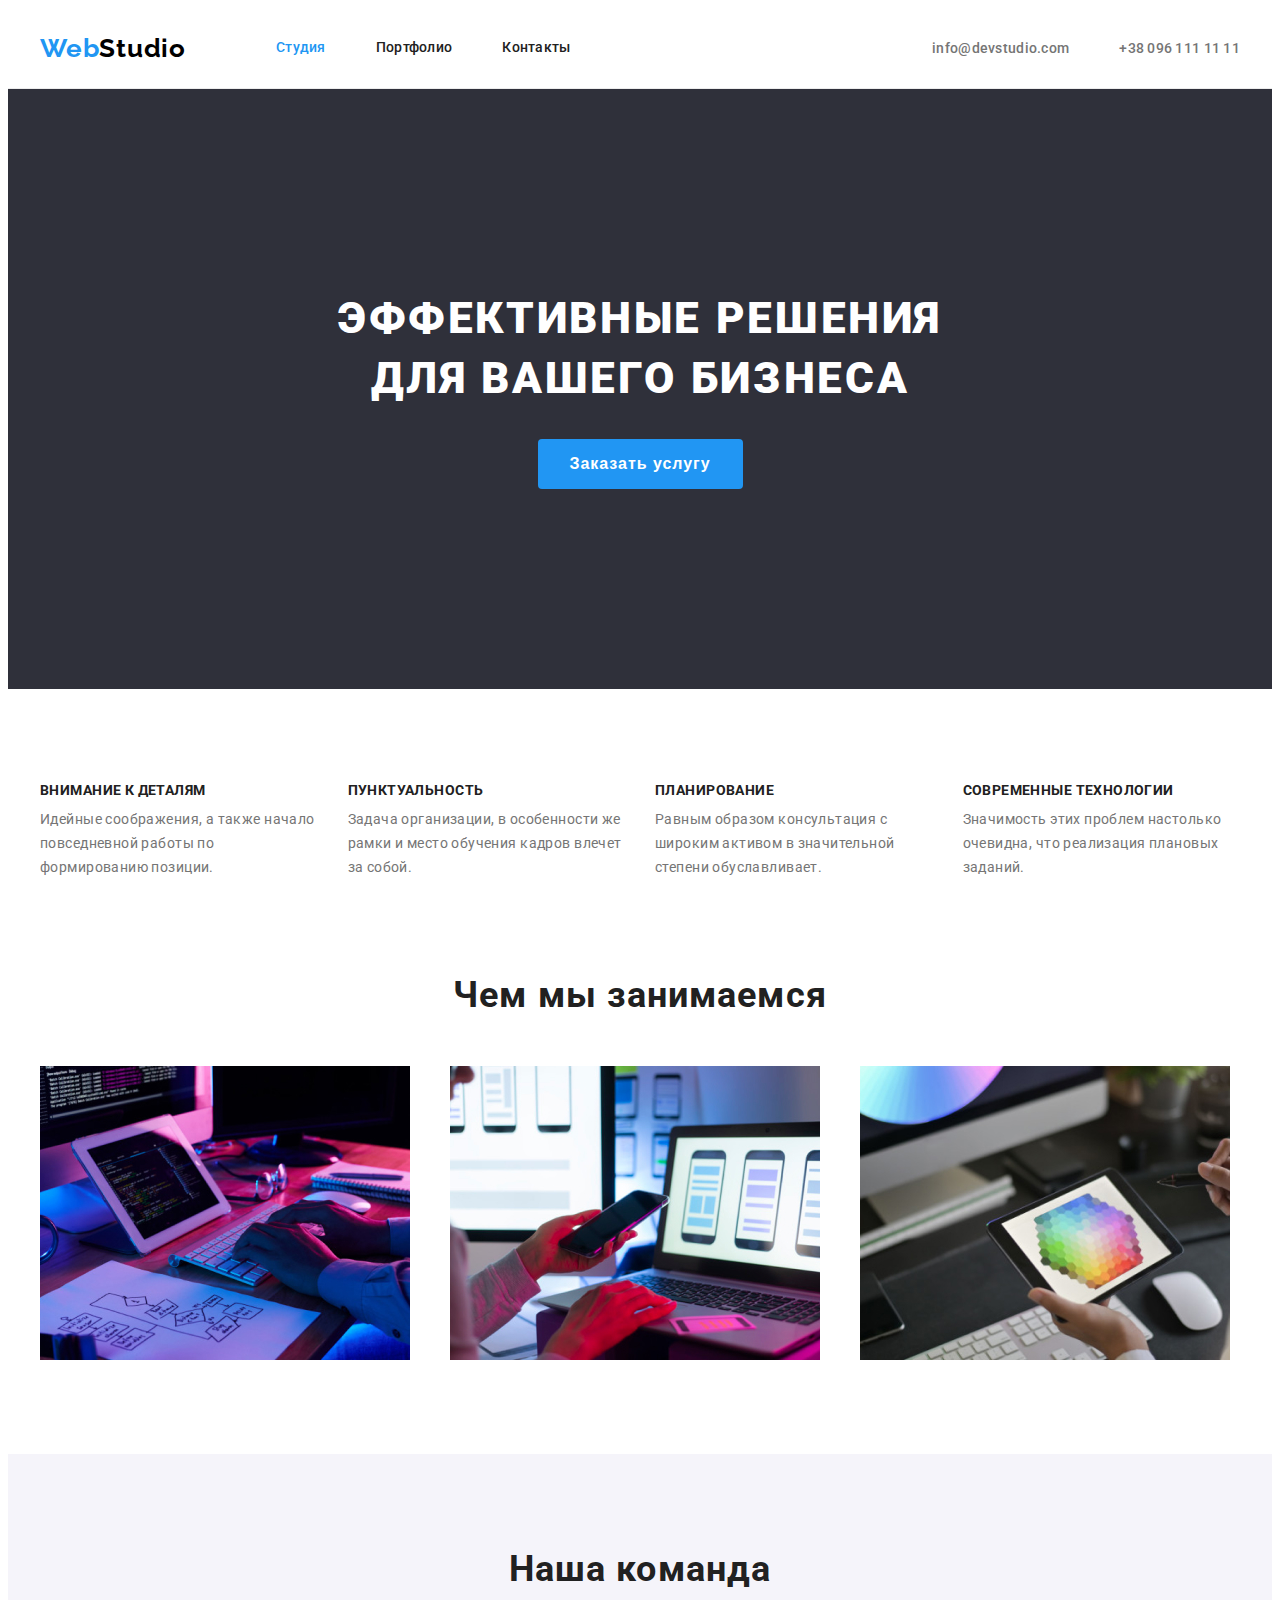
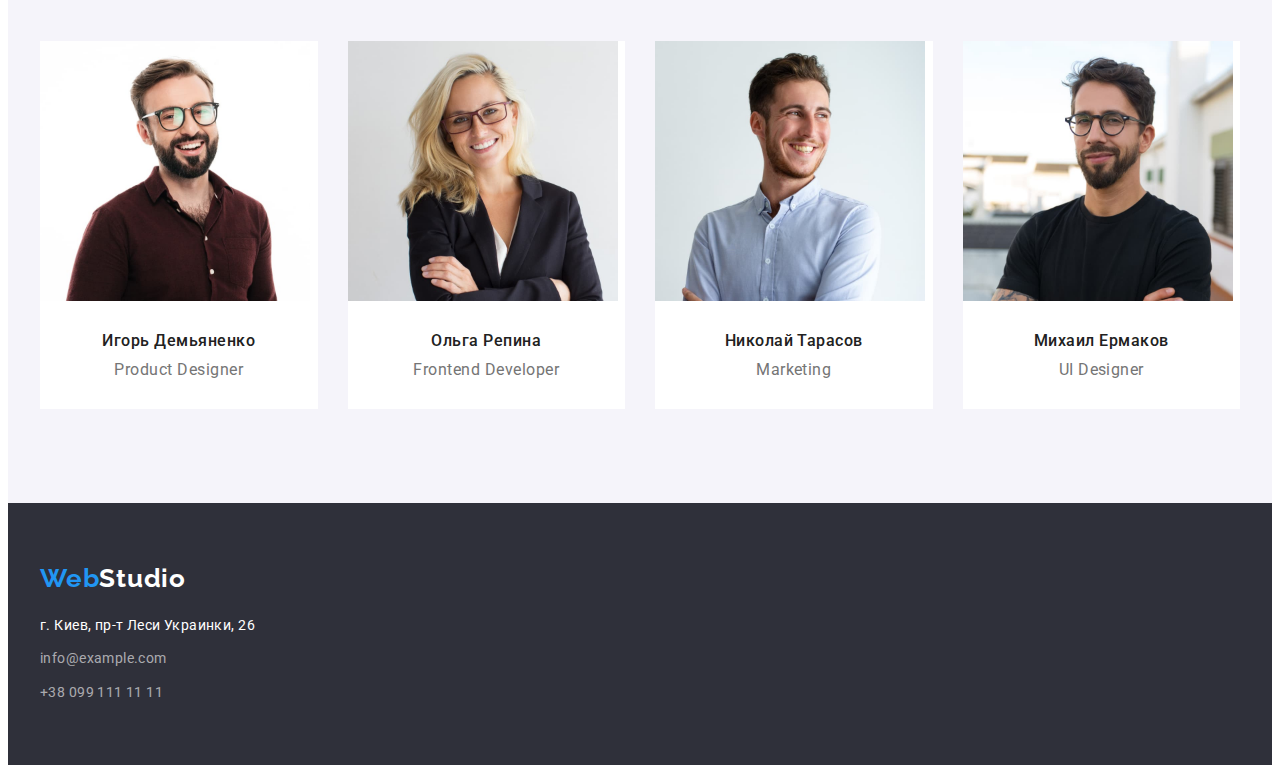
<file: index.html>
<!DOCTYPE html>
<html lang="ru">
<head>
    <meta charset="UTF-8">
    <meta http-equiv="X-UA-Compatible" content="IE=edge">
    <meta name="viewport" content="width=device-width, initial-scale=1.0">
    <title lang="en">WebStudio</title>
    <link rel="preconnect" href="https://fonts.gstatic.com">
    <link href="https://fonts.googleapis.com/css2?family=Raleway:wght@700&family=Roboto:wght@400;500;700;900&display=swap"
        rel="stylesheet">
    <link rel="stylesheet" href="https://cdnjs.cloudflare.com/ajax/libs/modern-normalize/1.0.0/modern-normalize.css"
        integrity="sha512-Zx6MlUMKSVJoQ+83OwhdILe8cSEsCzfqThJd7J/VA2UrK6Ctj85p+xzqfyuNXE5B1k25uUdmJ2OzItbBy9GHAQ=="
        crossorigin="anonymous" />
    <link rel="stylesheet" href="./css/styles.css">
</head>
<body>
    <header class="header">
        <div class="container">
            <nav class="navigation">
                <a class="logo link" href="" lang="en">Web<span class="suplogo">Studio</span></a>
                <ul class="navigation-list list">
                    <li class="navigation-item">
                        <a class="navigation-link link active-link" href="">Студия</a>
                    </li>
                    <li class="navigation-item">
                        <a class="navigation-link link" href="./portfolio.html">Портфолио</a>
                    </li>
                    <li class="navigation-item">
                        <a class="navigation-link link" href="">Контакты</a>
                    </li>
                </ul>
            </nav>
            
            <a class="mail-link link" href="mailto:info@devstudio.com">info@devstudio.com</a>
            
            <a class="tel-link link" href="tel:+380961111111">+38 096 111 11 11</a>
        </div>
    </header>

    <main>
        <!--Hero-->
        <section class="hero">
            <div class="container"></div>
                <h1 class="hero-title">Эффективные решения<br>для вашего бизнеса</h1>
                <button class="modal-button" type="button">Заказать услугу</button>
            </div>
        </section>
        
        <!--Преимущества-->
        <section class="advantages section">
            <div class="container">
                <h2 class="visually-hidden">Наши преимущества</h2>

                <ul class="advantages-list list">
                    <li class="advantages-item">
                        <h3 class="advantages-titles">Внимание к деталям</h3>
                        <p class="advantages-text">Идейные соображения, а также начало повседневной работы по формированию позиции.</p>
                    </li>
                    <li class="advantages-item">
                        <h3 class="advantages-titles">Пунктуальность</h3>
                        <p class="advantages-text">Задача организации, в особенности же рамки и место обучения кадров влечет за собой.</p>
                    </li>
                    <li class="advantages-item">
                        <h3 class="advantages-titles">Планирование</h3>
                        <p class="advantages-text">Равным образом консультация с широким активом в значительной степени обуславливает.</p>
                    </li>
                    <li class="advantages-item">
                        <h3 class="advantages-titles">Современные технологии</h3>
                        <p class="advantages-text">Значимость этих проблем настолько очевидна, что реализация плановых заданий.</p>
                    </li>
                </ul>
            </div>
        </section>

        <!--Чем мы занимаемся-->
        <section class="skills section">
            <div class="container">
                <h2 class="same-title">Чем мы занимаемся</h2>

                <ul class="abilities-list list">
                    <li class="abilities-item">
                        <img class="abilities-image" src="./images/our-work/our-work-1.jpg" alt="Верстка под планшет" width="370" height="294">
                    </li>
                    <li class="abilities-item">
                        <img class="abilities-image" src="./images/our-work/our-work-2.jpg" alt="Верстка под смартфон" width="370" height="294">
                    </li>
                    <li class="abilities-item">
                        <img class="abilities-image" src="./images/our-work/our-work-3.jpg" alt="Стилизация сайта" width="370" height="294">
                    </li>
                </ul>
            </div>
        </section>

        <!--Наша команда-->
        <section class="team section">
            <div class="container">
                <h2 class="same-title">Наша команда</h2>

                <ul class="team-list list">
                    <li class="team-item">
                        <img class="team-image" src="./images/what-we-do/idor.jpg" alt="дизайнер Игорь Демьяненко" width="270" height="260">
                        <div class="team-list-content">
                            <h3 class="team-titles">Игорь Демьяненко</h3>
                            <p class="team-text" lang="en">Product Designer</p>
                        </div>
                    </li>
                    <li class="team-item">
                        <img class="team-image" src="./images/what-we-do/olga.jpg" alt="разработчик Ольга Репина" width="270" height="260">
                        <div class="team-list-content">
                            <h3 class="team-titles">Ольга Репина</h3>
                            <p class="team-text" lang="en">Frontend Developer</p>
                        </div>
                    </li>
                    <li class="team-item">
                        <img class="team-image" src="./images/what-we-do/nikolay.jpg" alt="маркетолог Николай Тарасов" width="270" height="260">
                        <div class="team-list-content">
                            <h3 class="team-titles">Николай Тарасов</h3>
                            <p class="team-text" lang="en">Marketing</p>
                        </div>
                    </li>
                    <li class="team-item">
                        <img class="team-image" src="./images/what-we-do/michael.jpg" alt="дизайнер Михаил Ермаков" width="270" height="260">
                        <div class="team-list-content">
                            <h3 class="team-titles">Михаил Ермаков</h3>
                            <p class="team-text" lang="en">UI Designer</p>
                        </div>
                    </li>
                </ul>
            </div>
        </section>
    </main>

    <footer class="footer">
        <div class="container">
            <a class="logo link" href="" lang="en">Web<span class="sublogo">Studio</span></a>

            <address class="address">
                <ul class="address-list list">
                    <li class="address-item">
                        <a class="address-link link" href="https://goo.gl/maps/KD6oN2w1mzbmaotX9" target="_blank" rel="noopener noreferrer">г. Киев, пр-т Леси
                            Украинки, 26</a>
                    </li>
                    <li class="connect-item">
                        <a class="connect-link link" href="mailto:info@example.com">info@example.com</a>
                    </li>
                    <li class="connect-item">
                        <a class="connect-link link" href="tel:+380991111111">+38 099 111 11 11</a>
                    </li>
                </ul>
            </address>
        </div>
    </footer>
</body>
</html>
</file>
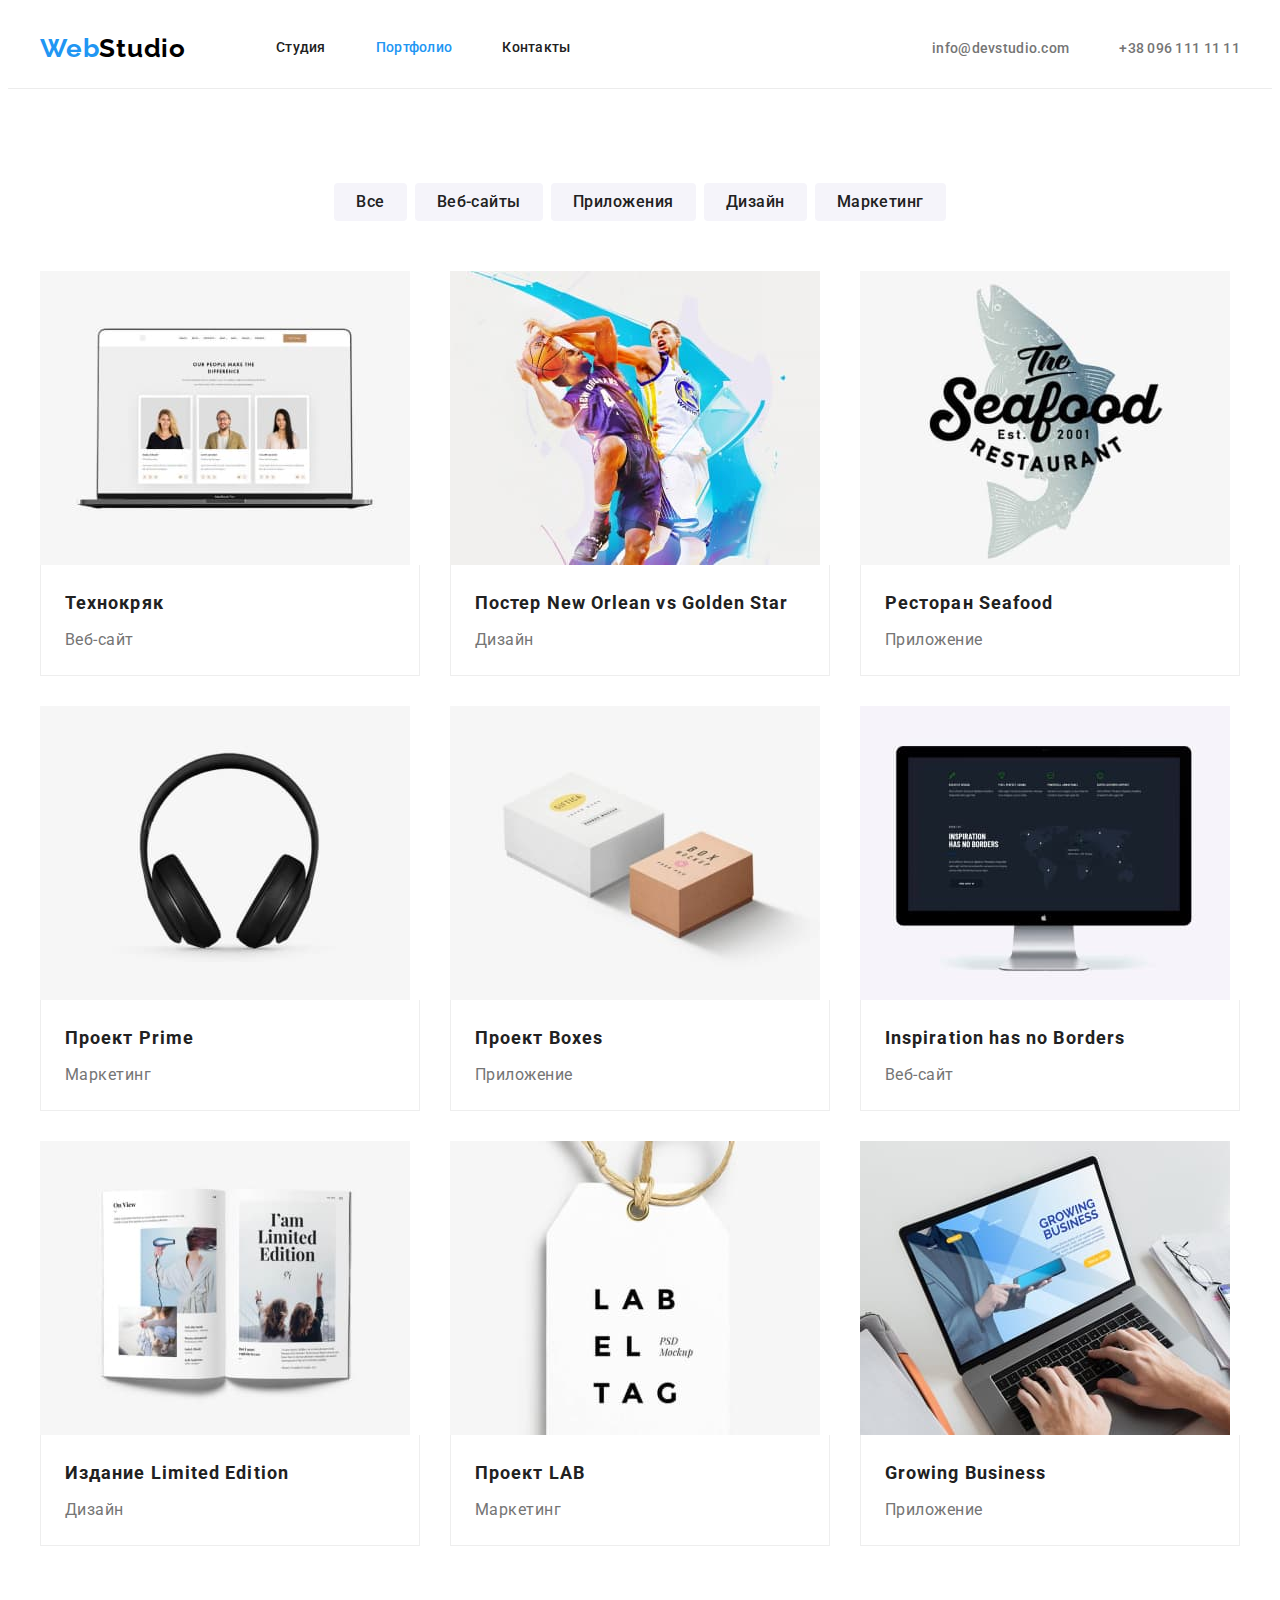
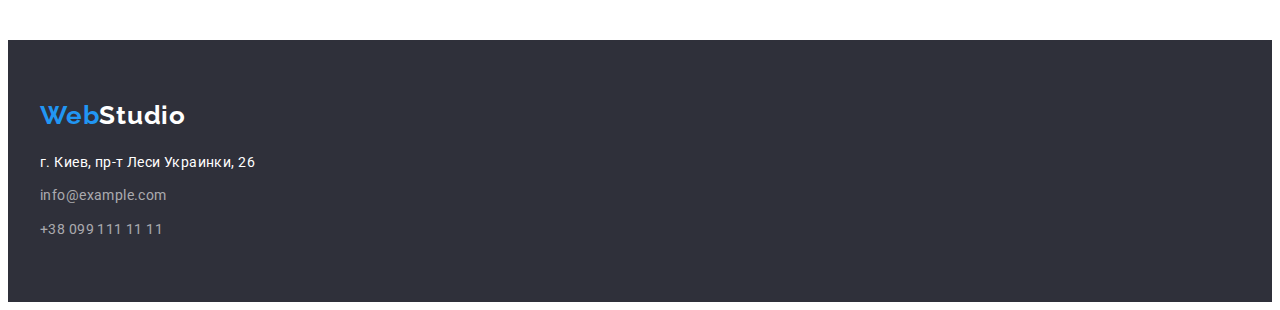
<file: portfolio.html>
<!DOCTYPE html>
<html lang="ru">

<head>
    <meta charset="UTF-8">
    <meta http-equiv="X-UA-Compatible" content="IE=edge">
    <meta name="viewport" content="width=device-width, initial-scale=1.0">
    <title lang="en">WebStudio</title>
    <link rel="preconnect" href="https://fonts.gstatic.com">
    <link href="https://fonts.googleapis.com/css2?family=Raleway:wght@700&family=Roboto:wght@400;500;700;900&display=swap"
        rel="stylesheet">
    <link rel="stylesheet" href="https://cdnjs.cloudflare.com/ajax/libs/modern-normalize/1.0.0/modern-normalize.css"
        integrity="sha512-Zx6MlUMKSVJoQ+83OwhdILe8cSEsCzfqThJd7J/VA2UrK6Ctj85p+xzqfyuNXE5B1k25uUdmJ2OzItbBy9GHAQ=="
        crossorigin="anonymous" />
    <link rel="stylesheet" href="./css/styles.css">
</head>

<body>
    <header class="header">
        <div class="container">
            <nav class="navigation">
                <a class="logo link" href="" lang="en">Web<span class="suplogo">Studio</span></a>
                <ul class="navigation-list list">
                    <li class="navigation-item">
                        <a class="navigation-link link" href="./index.html">Студия</a>
                    </li>
                    <li class="navigation-item">
                        <a class="navigation-link link active-link" href="">Портфолио</a>
                    </li>
                    <li class="navigation-item">
                        <a class="navigation-link link" href="">Контакты</a>
                    </li>
                </ul>
            </nav>
    
            <a class="mail-link link" href="mailto:info@devstudio.com">info@devstudio.com</a>
    
            <a class="tel-link link" href="tel:+380961111111">+38 096 111 11 11</a>
        </div>
    </header>

    <!--Портфолио-->
    <main>
        <section class="section">
            <div class="container">
                <h1 class="visually-hidden">Portfolio</h1>
                
                <!--Фильтр-->
                <ul class="portfolio-filter-list list">
                    <li class="portfolio-filter-item">
                        <button class="portfolio-filter-button" type="button">Все</button>
                    </li>
                    <li class="portfolio-filter-item">
                        <button class="portfolio-filter-button" type="button">Веб-сайты</button>
                    </li>
                    <li class="portfolio-filter-item">
                        <button class="portfolio-filter-button" type="button">Приложения</button>
                    </li>
                    <li class="portfolio-filter-item">
                        <button class="portfolio-filter-button" type="button">Дизайн</button>
                    </li>
                    <li class="portfolio-filter-item">
                        <button class="portfolio-filter-button" type="button">Маркетинг</button>
                    </li>
                </ul>

                <!--Карточки-->
                <ul class="portfolio-cards-list list">
                    <li class="portfolio-cards-item">
                        <a class="portfolio-cards-link link" href="">
                            <img class="portfolio-cards-image" src="./images/portfolio/portfolio-1.jpg" alt="ноутбук с изображением сайта вебстудии" width="370" height="294">
                            <div class="portfolio-cards-content">
                                <h2 class="portfolio-cards-title">Технокряк</h2>
                                <p class="portfolio-cards-text">Веб-сайт</p>
                            </div>
                        </a>
                    </li>
                    <li class="portfolio-cards-item">
                        <a class="portfolio-cards-link link" href="">
                            <img class="portfolio-cards-image" src="./images/portfolio/portfolio-2.jpg" alt="эпизод игры в баскетбол" width="370" height="294">
                            <div class="portfolio-cards-content">
                                <h2 class="portfolio-cards-title">Постер <span lang="en">New Orlean vs Golden Star</span></h2>
                                <p class="portfolio-cards-text">Дизайн</p>
                            </div>
                        </a>
                    </li>
                    <li class="portfolio-cards-item">
                        <a class="portfolio-cards-link link" href="">
                            <img class="portfolio-cards-image" src="./images/portfolio/portfolio-3.jpg" alt="эмблема ресторана" width="370" height="294">
                            <div class="portfolio-cards-content">
                                <h2 class="portfolio-cards-title">Ресторан <span lang="en">Seafood</span></h2>
                                <p class="portfolio-cards-text">Приложение</p>
                            </div>
                        </a>
                    </li>
                    <li class="portfolio-cards-item">
                        <a class="portfolio-cards-link link" href="">
                            <img class="portfolio-cards-image" src="./images/portfolio/portfolio-4.jpg" alt="накладные наушники" width="370" height="294">
                            <div class="portfolio-cards-content">
                                <h2 class="portfolio-cards-title">Проект <span lang="en">Prime</span></h2>
                                <p class="portfolio-cards-text">Маркетинг</p>
                            </div>
                        </a>
                    </li>
                    <li class="portfolio-cards-item">
                        <a class="portfolio-cards-link link" href="">
                            <img class="portfolio-cards-image" src="./images/portfolio/portfolio-5.jpg" alt="белая и серая коробки" width="370" height="294">
                            <div class="portfolio-cards-content">
                                <h2 class="portfolio-cards-title">Проект <span lang="en">Boxes</span></h2>
                                <p class="portfolio-cards-text">Приложение</p>
                            </div>
                        </a>
                    </li>
                    <li class="portfolio-cards-item">
                        <a class="portfolio-cards-link link" href="">
                            <img class="portfolio-cards-image" src="./images/portfolio/portfolio-6.jpg" alt="монитор с изображением сайта о вдохновении" width="370" height="294">
                            <div class="portfolio-cards-content">
                                <h2 class="portfolio-cards-title" lang="en">Inspiration has no Borders</h2>
                                <p class="portfolio-cards-text">Веб-сайт</p>
                            </div>
                        </a>
                    </li>
                    <li class="portfolio-cards-item">
                        <a class="portfolio-cards-link link" href="">
                            <img class="portfolio-cards-image" src="./images/portfolio/portfolio-7.jpg" alt="открытый журнал" width="370" height="294">
                            <div class="portfolio-cards-content">
                                <h2 class="portfolio-cards-title">Издание <span lang="en">Limited Edition</span></h2>
                                <p class="portfolio-cards-text">Дизайн</p>
                            </div>
                        </a>
                    </li>
                    <li class="portfolio-cards-item">
                        <a class="portfolio-cards-link link" href="">
                            <img class="portfolio-cards-image" src="./images/portfolio/portfolio-8.jpg" alt="лейбл" width="370" height="294">
                            <div class="portfolio-cards-content">
                                <h2 class="portfolio-cards-title">Проект <span lang="en">LAB</span></h2>
                                <p class="portfolio-cards-text">Маркетинг</p>
                            </div>
                        </a>
                    </li>
                    <li class="portfolio-cards-item">
                        <a class="portfolio-cards-link link" href="">
                            <img class="portfolio-cards-image" src="./images/portfolio/portfolio-9.jpg" alt="ноутбук с изображением сайта о бизнесе" width="370" height="294">
                            <div class="portfolio-cards-content">
                                <h2 class="portfolio-cards-title" lang="en">Growing Business</h2>
                                <p class="portfolio-cards-text">Приложение</p>
                            </div>
                        </a>
                    </li>
                </ul>
            </div>
        </section>
    </main>

    <footer class="footer">
        <div class="container">
            <a class="logo link" href="" lang="en">Web<span class="sublogo">Studio</span></a>
    
            <address class="address">
                <ul class="address-list list">
                    <li class="address-item">
                        <a class="address-link link" href="https://goo.gl/maps/KD6oN2w1mzbmaotX9" target="_blank"
                            rel="noopener noreferrer">г. Киев, пр-т Леси
                            Украинки, 26</a>
                    </li>
                    <li class="connect-item">
                        <a class="connect-link link" href="mailto:info@example.com">info@example.com</a>
                    </li>
                    <li class="connect-item">
                        <a class="connect-link link" href="tel:+380991111111">+38 099 111 11 11</a>
                    </li>
                </ul>
            </address>
        </div>
    </footer>
</body>

</html>
</file>
<file: css/styles.css>
:root {
  --main-color: #212121;
  --secondary-color: #757575;
  --accent-color: #2196f3;
  --white-color: #ffffff;
  --card-set-gap: 30px;
}

body {
  font-family: "Roboto", sans-serif;
  color: var(--main-color);
}

h1,
h2,
h3,
h4,
h5,
h6,
p {
  margin: 0;
}

ul,
ol {
  margin: 0;
  padding: 0;
}

img {
  display: block;
}

.link {
  text-decoration: none;
}

.list {
  list-style: none;
}

.address {
  font-style: normal;
}

.visually-hidden {
  position: absolute !important;
  clip: rect(1px 1px 1px 1px); /* IE6, IE7 */
  clip: rect(1px, 1px, 1px, 1px);
  padding: 0 !important;
  border: 0 !important;
  height: 1px !important;
  width: 1px !important;
  overflow: hidden;
}

/* ========== COMPONENTS ========== */
.same-title {
  margin-bottom: 50px;
  text-align: center;
  font-weight: 700;
  font-size: 36px;
  line-height: 1.17;
  letter-spacing: 0.03em;
}

.container {
  width: 1200px;
  margin: 0 auto;
  padding-left: 15px;
  padding-right: 15px;
}

.section {
  padding-top: 94px;
  padding-bottom: 94px;
}
/* ========== END COMPONENTS ========== */

/* ========== HEADER ========== */
.header {
  display: flex;
  align-items: center;
  border-bottom: 1px solid #ececec;
}

.header .container {
  display: flex;
  align-items: center;
}

.navigation {
  display: flex;
  align-items: center;
}

.logo {
  font-family: "Raleway", sans-serif;
  font-weight: 700;
  font-size: 26px;
  line-height: 1.19;
  letter-spacing: 0.03em;
  color: var(--accent-color);
}

.suplogo {
  margin-right: 90px;
  color: #000000;
}

.navigation-list {
  display: flex;
  align-items: center;
}

.navigation-item:not(:last-child) {
  margin-right: 50px;
}

.navigation-link {
  display: block;
  padding-top: 32px;
  padding-bottom: 32px;
  font-weight: 500;
  font-size: 14px;
  line-height: 1.14;
  letter-spacing: 0.02em;
  color: inherit;
}

.navigation-link:hover,
.navigation-link:focus {
  color: var(--accent-color);
}

.mail-link {
  margin-left: auto;
  margin-right: 50px;
  font-weight: 500;
  font-size: 14px;
  line-height: 1.14x;
  letter-spacing: 0.02em;
  color: var(--secondary-color);
}

.tel-link {
  font-weight: 500;
  font-size: 14px;
  line-height: 1.14x;
  letter-spacing: 0.02em;
  color: var(--secondary-color);
}

.mail-link:hover,
.mail-link:focus,
.tel-link:hover,
.tel-link:focus {
  color: var(--accent-color);
}

.active-link {
  color: var(--accent-color);
}
/* ========== END HEADER ========== */

/* ========== HERO ========== */
.hero {
  padding-top: 200px;
  padding-bottom: 200px;
  text-align: center;
  background-color: #2f303a;
}

.hero-title {
  margin-bottom: 30px;
  font-weight: 900;
  font-size: 44px;
  line-height: 1.36;
  letter-spacing: 0.06em;
  text-transform: uppercase;
  color: var(--white-color);
}

.modal-button {
  min-width: 200px;
  padding: 10px 32px;
  border: none;
  border-radius: 4px;

  font-weight: 700;
  font-size: 16px;
  line-height: 1.87;
  letter-spacing: 0.06em;
  background-color: var(--accent-color);
  color: var(--white-color);
  cursor: pointer;
}

.modal-button:hover,
.modal-button:focus {
  background-color: #188ce8;
}
/* ========== END HERO ========== */

/* ========== ADVANTAGES ========== */
.advantages {
  padding-bottom: 47px;
}

.advantages-list {
  display: flex;
  flex-wrap: wrap;
  margin-left: calc(-1 * var(--card-set-gap));
  margin-top: calc(-1 * var(--card-set-gap));
}

.advantages-item {
  /* max-width: 270px; */
  flex-basis: calc(100% / 4 - var(--card-set-gap));
  margin-left: var(--card-set-gap);
  margin-top: var(--card-set-gap);
}

.advantages-titles {
  margin-bottom: 10px;
  font-weight: 700;
  font-size: 14px;
  line-height: 1.14;
  letter-spacing: 0.03em;
  text-transform: uppercase;
}

.advantages-text {
  font-size: 14px;
  line-height: 1.71;
  letter-spacing: 0.03em;
  color: var(--secondary-color);
}
/* ========== END ADVANTAGES ========== */

/* ========== SKILS ========== */
.skills {
  padding-top: 47px;
}

.skills .abilities-list {
  display: flex;
  flex-wrap: wrap;
  margin-left: calc(-1 * var(--card-set-gap));
  margin-top: calc(-1 * var(--card-set-gap));
}

.abilities-item {
  flex-basis: calc(100% / 3 - var(--card-set-gap));
  margin-left: var(--card-set-gap);
  margin-top: var(--card-set-gap);
}
/* ========== END SKILS ========== */

/* ========== TEAM ========== */
.team {
  background-color: #f5f4fa;
}
.team .team-list {
  display: flex;
  flex-wrap: wrap;
  margin-left: calc(-1 * var(--card-set-gap));
  margin-top: calc(-1 * var(--card-set-gap));
}

.team-item {
  flex-basis: calc(100% / 4 - var(--card-set-gap));
  margin-left: var(--card-set-gap);
  margin-top: var(--card-set-gap);
  background-color: #ffffff;
}

.team-list-content {
  padding: 30px;
}

.team-titles {
  margin-bottom: 10px;
  text-align: center;
  font-weight: 500;
  font-size: 16px;
  line-height: 1.19;
  letter-spacing: 0.03em;
}

.team-text {
  text-align: center;
  font-size: 16px;
  line-height: 1.19;
  letter-spacing: 0.03em;
  color: var(--secondary-color);
}
/* ========== END TEAM ========== */

/* ========== FOOTER ========== */
.footer {
  padding-top: 60px;
  padding-bottom: 60px;
  background-color: #2f303a;
}

.sublogo {
  color: white;
}

.address-item {
  margin-top: 20px;
}

.address-link {
  font-size: 14px;
  line-height: 1.71;
  letter-spacing: 0.03em;
  color: var(--white-color);
}

.connect-item {
  margin-top: 10px;
}

.connect-link {
  font-size: 14px;
  line-height: 1.71;
  letter-spacing: 0.03em;
  color: rgba(255, 255, 255, 0.6);
}

.address-link:hover,
.address-link:focus,
.connect-link:hover,
.connect-link:focus {
  font-size: 14px;
  line-height: 1.71x;
  letter-spacing: 0.03em;
  color: var(--accent-color);
}
/* ========== END FOOTER ========== */

/* ========== PORTFOLIO FILTER ========== */
.portfolio-filter-list {
  display: flex;
  flex-wrap: wrap;
  justify-content: center;
  margin-bottom: 50px;
}

.portfolio-filter-item:not(:last-child) {
  margin-right: 8px;
}

.portfolio-filter-button {
  padding: 6px 22px;
  background: #f5f4fa;
  font-family: inherit;
  font-weight: 500;
  font-size: 16px;
  line-height: 1.62;
  letter-spacing: 0.03em;
  color: var(--main-color);
  border: none;
  border-radius: 4px;
  cursor: pointer;
}

.portfolio-filter-button:hover,
.portfolio-filter-button:focus {
  background: var(--accent-color);
  color: var(--white-color);
}
/* ========== END PORTFOLIO FILTER ========== */

/* ========== PORTFOLIO CARDS ========== */
.portfolio-cards-list {
  display: flex;
  flex-wrap: wrap;
  margin-left: calc(-1 * var(--card-set-gap));
  margin-top: calc(-1 * var(--card-set-gap));
}

.portfolio-cards-item {
  flex-basis: calc(100% / 3 - var(--card-set-gap));
  margin-left: var(--card-set-gap);
  margin-top: var(--card-set-gap);
}

.portfolio-cards-content {
  padding: 20px 24px;
  border: 1px solid #eeeeee;
  border-top: none;
}

.portfolio-cards-title {
  margin-bottom: 4px;
  font-weight: 700;
  font-size: 18px;
  line-height: 2;
  letter-spacing: 0.06em;
  color: var(--main-color);
}

.portfolio-cards-text {
  font-size: 16px;
  line-height: 1.87;
  letter-spacing: 0.03em;
  color: var(--secondary-color);
}
/* ========== END PORTFOLIO CARDS ========== */
</file>
